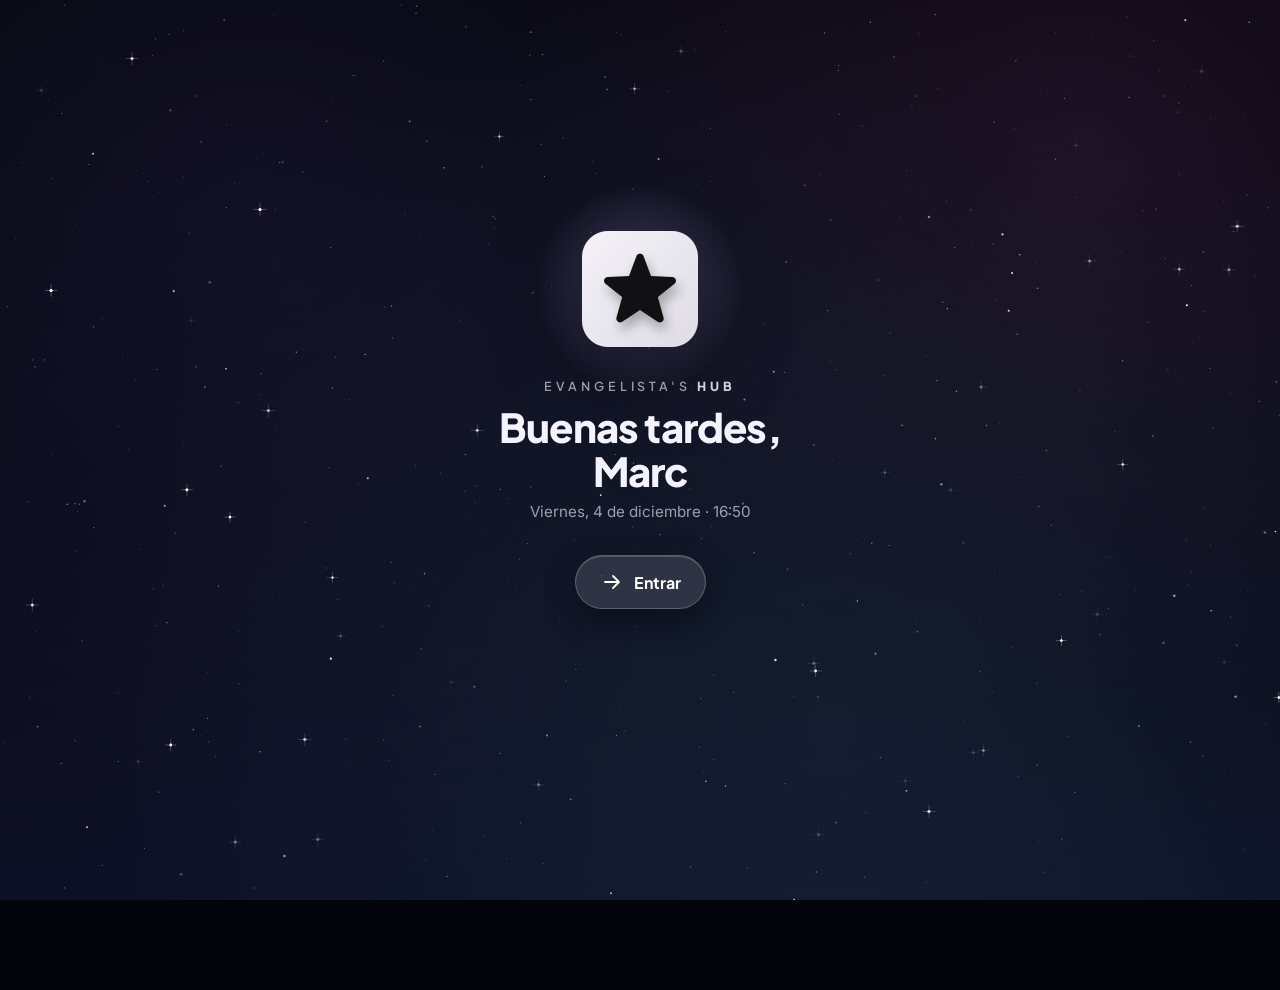
<file: index.html>
<!doctype html>
<html lang="es" class="bloqueado">
<head>
  <meta charset="utf-8">
  <meta name="viewport" content="width=device-width, initial-scale=1, viewport-fit=cover">
  <title>EVANGELISTA'S HUB</title>
  <meta name="description" content="Hub personal: inicio, calendario, fitness y finanzas.">
  <meta name="theme-color" content="#f4f2f8">
  <link rel="manifest" href="manifest.json">
  <link rel="icon" href="icons/icon-192.png?v=3" type="image/png">
  <link rel="apple-touch-icon" href="icons/apple-touch-icon.png?v=3">
  <meta name="apple-mobile-web-app-capable" content="yes">
  <meta name="mobile-web-app-capable" content="yes">
  <meta name="apple-mobile-web-app-title" content="HUB">
  <meta name="apple-mobile-web-app-status-bar-style" content="default">
  <link rel="preconnect" href="https://fonts.googleapis.com">
  <link rel="preconnect" href="https://fonts.gstatic.com" crossorigin>
  <link rel="stylesheet" href="https://fonts.googleapis.com/css2?family=Inter:wght@400;500;600;700&family=Nunito:wght@400;600;700;800&family=Plus+Jakarta+Sans:wght@500;600;700;800&display=swap">
  <link rel="stylesheet" href="css/tema.css">
  <link rel="stylesheet" href="css/estructura.css">
  <link rel="stylesheet" href="css/paneles.css">
  <link rel="stylesheet" href="css/graficos.css">
  <link rel="stylesheet" href="css/movimiento.css">
  <link rel="stylesheet" href="css/bienvenida.css">
  <link rel="stylesheet" href="css/notas.css">
</head>
<body>
  <!-- Fondo: animado (canvas), foto o liso -->
  <canvas id="fondo" class="fondo-animado" aria-hidden="true"></canvas>
  <div id="fondo-foto" class="fondo-foto" aria-hidden="true"></div>

  <!-- Bienvenida y desbloqueo con Touch ID / Face ID -->
  <div id="bienvenida" class="bienvenida" role="dialog" aria-modal="true" aria-labelledby="bv-hola">
    <div class="bv-centro">
      <div class="bv-logo" id="bv-logo"><img src="icons/icon-512.png?v=3" alt="" width="128" height="128"></div>
      <p class="bv-marca">EVANGELISTA'S <b>HUB</b></p>
      <h1 class="bv-hola" id="bv-hola">Hola</h1>
      <p class="bv-fecha" id="bv-fecha"></p>
      <div class="bv-acciones">
        <button type="button" class="bv-boton" id="bv-boton">Entrar</button>
        <button type="button" class="bv-enlace" id="bv-luego" hidden>Ahora no</button>
        <p class="bv-error" id="bv-error" role="status" hidden></p>
        <button type="button" class="bv-enlace" id="bv-otro" hidden>¿No funciona? Entra con tu cuenta de Google</button>
      </div>
    </div>
  </div>

  <!-- Cabecera en piezas sueltas -->
  <header class="cabecera">
    <a class="pieza marca cristal" href="#inicio" aria-label="Ir al inicio">
      <span class="marca-logo" aria-hidden="true"><svg viewBox="96 99 320 306" width="18" height="18"><path d="M256.0,116.0L293.0,215.0L398.7,219.6L315.9,285.5L344.2,387.4L256.0,329.0L167.8,387.4L196.1,285.5L113.3,219.6L219.0,215.0Z" fill="currentColor" stroke="currentColor" stroke-width="34" stroke-linejoin="round"/></svg></span>
      <span class="marca-nombre">EVANGELISTA'S <b>HUB</b></span>
    </a>
    <nav class="secciones" id="nav-principal" aria-label="Secciones"></nav>
    <div class="acciones">
      <button class="pieza buscador cristal" id="abrir-buscar" type="button" aria-label="Buscar">
        <span data-icono="buscar"></span><span class="buscador-texto">Buscar</span><kbd>⌘K</kbd>
      </button>
      <button class="pieza redonda cristal" id="abrir-notis" type="button" aria-label="Notificaciones">
        <span data-icono="campana"></span><span class="insignia" id="insignia" hidden></span>
      </button>
      <button class="pieza redonda cristal" id="abrir-ia" type="button" aria-label="Hablar con Elena">
        <span data-icono="chispa"></span>
      </button>
      <button class="pieza redonda cristal solo-escritorio" id="abrir-ajustes" type="button" aria-label="Ajustes" title="Ajustes">
        <span data-icono="ajustes"></span>
      </button>
      <button class="pieza perfil cristal" id="abrir-perfil" type="button" aria-label="Perfil">
        <span class="avatar" id="avatar-cabecera"></span><span class="perfil-nombre" id="nombre-cabecera"></span>
      </button>
    </div>
  </header>

  <main class="contenido">
    <div class="cabecera-pagina" id="cabecera-pagina">
      <p class="antetitulo" id="antetitulo"></p>
      <div class="fila-titulo">
        <h1 class="titulo-pagina" id="titulo-pagina"></h1>
        <div class="acciones-pagina" id="acciones-pagina"></div>
      </div>
      <nav class="subnav" id="subnav" aria-label="Subapartados"></nav>
    </div>
    <div class="vista" id="vista"></div>
  </main>

  <!-- Barra inferior (iPhone) -->
  <nav class="tabbar cristal" id="tabbar" aria-label="Secciones"></nav>

  <!-- Paneles -->
  <dialog class="hoja cristal" id="panel-ajustes" aria-labelledby="t-ajustes">
    <div class="hoja-cabecera"><h2 id="t-ajustes">Ajustes</h2><button class="cerrar" data-cerrar aria-label="Cerrar"></button></div>
    <div class="hoja-cuerpo" id="ajustes-cuerpo"></div>
  </dialog>

  <dialog class="hoja cristal" id="panel-perfil" aria-labelledby="t-perfil">
    <div class="hoja-cabecera"><h2 id="t-perfil">Perfil</h2><button class="cerrar" data-cerrar aria-label="Cerrar"></button></div>
    <div class="hoja-cuerpo" id="perfil-cuerpo"></div>
  </dialog>

  <dialog class="hoja cristal" id="panel-notis" aria-labelledby="t-notis">
    <div class="hoja-cabecera"><h2 id="t-notis">Notificaciones</h2><button class="cerrar" data-cerrar aria-label="Cerrar"></button></div>
    <div class="hoja-cuerpo" id="notis-cuerpo"></div>
  </dialog>

  <dialog class="hoja cristal hoja-ia" id="panel-ia" aria-labelledby="t-ia">
    <div class="hoja-cabecera"><h2 id="t-ia">Elena</h2><button class="cerrar" data-cerrar aria-label="Cerrar"></button></div>
    <div class="hoja-cuerpo" id="ia-cuerpo"></div>
  </dialog>

  <dialog class="buscador-panel cristal" id="panel-buscar" aria-label="Buscar">
    <div class="buscador-campo"><span data-icono="buscar"></span><input id="buscar-input" type="search" placeholder="Buscar secciones, ajustes…" autocomplete="off"><kbd>esc</kbd></div>
    <ul class="buscador-resultados" id="buscar-resultados" role="listbox"></ul>
  </dialog>

  <script type="module" src="js/app.js"></script>
</body>
</html>
</file>
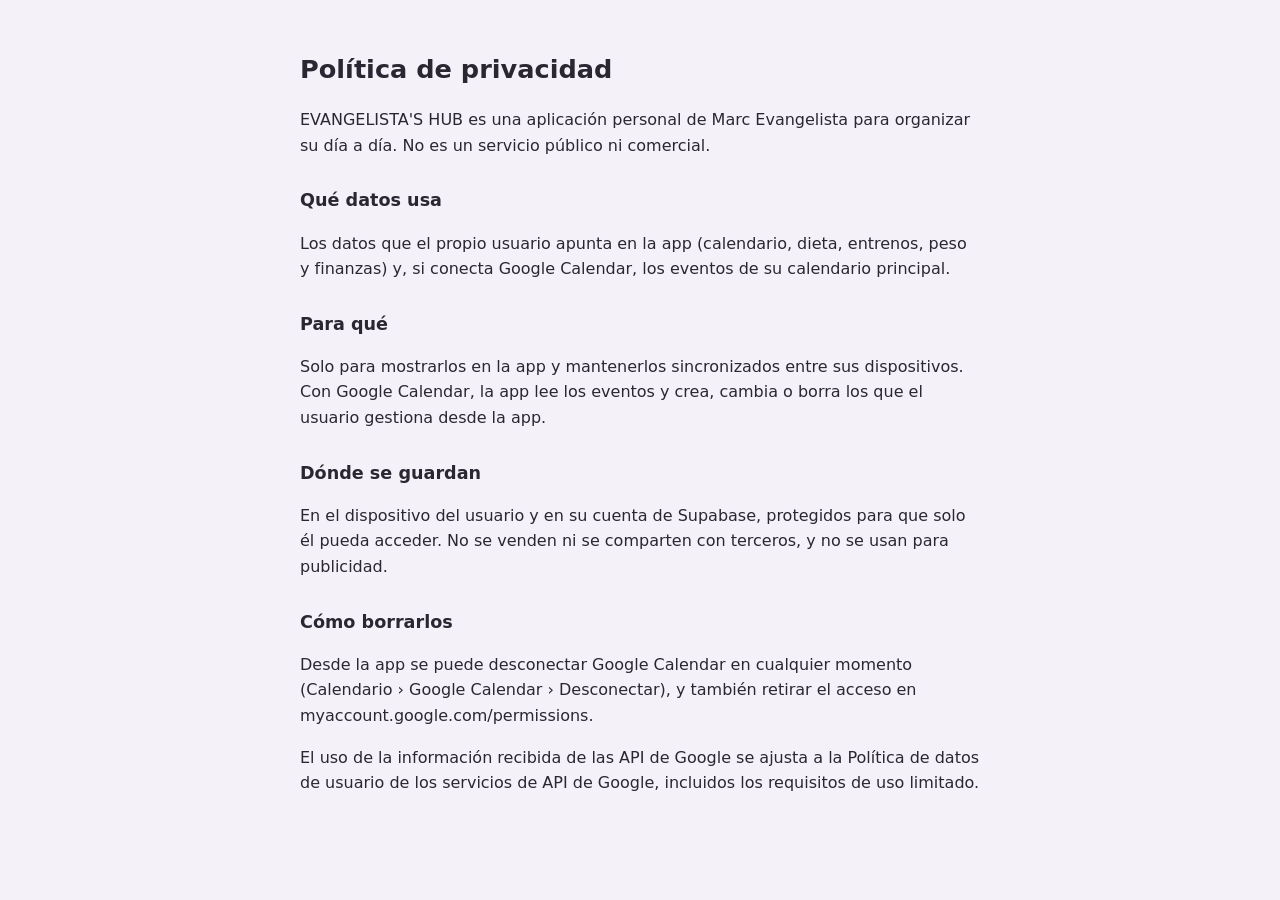
<file: privacidad.html>
<!doctype html>
<html lang="es">
<head>
<meta charset="utf-8">
<meta name="viewport" content="width=device-width, initial-scale=1">
<title>Privacidad · EVANGELISTA'S HUB</title>
<style>
  body { font-family: -apple-system, system-ui, sans-serif; max-width: 680px; margin: 0 auto; padding: 32px 16px; line-height: 1.6; color: #2a2733; background: #f4f2f8; }
  h1 { font-size: 1.6rem; } h2 { font-size: 1.1rem; margin-top: 28px; }
  @media (prefers-color-scheme: dark) { body { background: #16151d; color: #e9e6f2; } }
</style>
</head>
<body>
<h1>Política de privacidad</h1>
<p>EVANGELISTA'S HUB es una aplicación personal de Marc Evangelista para organizar su día a día. No es un servicio público ni comercial.</p>
<h2>Qué datos usa</h2>
<p>Los datos que el propio usuario apunta en la app (calendario, dieta, entrenos, peso y finanzas) y, si conecta Google Calendar, los eventos de su calendario principal.</p>
<h2>Para qué</h2>
<p>Solo para mostrarlos en la app y mantenerlos sincronizados entre sus dispositivos. Con Google Calendar, la app lee los eventos y crea, cambia o borra los que el usuario gestiona desde la app.</p>
<h2>Dónde se guardan</h2>
<p>En el dispositivo del usuario y en su cuenta de Supabase, protegidos para que solo él pueda acceder. No se venden ni se comparten con terceros, y no se usan para publicidad.</p>
<h2>Cómo borrarlos</h2>
<p>Desde la app se puede desconectar Google Calendar en cualquier momento (Calendario › Google Calendar › Desconectar), y también retirar el acceso en myaccount.google.com/permissions.</p>
<p>El uso de la información recibida de las API de Google se ajusta a la Política de datos de usuario de los servicios de API de Google, incluidos los requisitos de uso limitado.</p>
</body>
</html>
</file>
<file: css/tema.css>
/* =========================================================
   TEMA: colores, cristal y tipografía.
   El acento y el cristal los calcula js/ajustes.js a partir del
   color que elija el usuario (variables --acento*, --cristal...).
   ========================================================= */

:root {
  --bg: #f4f2f8;
  --texto: #232131;
  --suave: #6c6880;
  --tenue: #9a96ab;
  --linea: rgba(120, 110, 160, 0.14);

  /* Cristal (alfa y desenfoque los ajusta el usuario) */
  --cristal-rgb: 255, 255, 255;
  --cristal-alfa: 0.55;
  --cristal: rgba(var(--cristal-rgb), var(--cristal-alfa));
  --cristal-fuerte: rgba(var(--cristal-rgb), calc(var(--cristal-alfa) + 0.2));
  --cristal-borde: rgba(255, 255, 255, 0.75);
  --cristal-sombra: 0 10px 34px rgba(76, 64, 120, 0.10);
  --desenfoque: 24px;
  --brillo: rgba(255, 255, 255, 0.55);

  /* Acento (valores por defecto: lavanda) */
  --acento: hsl(256 70% 92%);
  --acento-f: hsl(256 40% 38%);
  --acento-m: hsl(256 60% 72%);

  /* Pasteles fijos para iconos de sección */
  --lavanda: #e3dcfa;  --lavanda-f: #5b4a9e;
  --menta: #d3f1e2;    --menta-f: #2f7a58;
  --melocoton: #fde2d1; --melocoton-f: #a2552a;
  --cielo: #d6e8f9;    --cielo-f: #2f6497;
  --rosa: #f9dce7;     --rosa-f: #9c3d63;
  --limon: #f6efc8;    --limon-f: #7c6a17;

  --radio-l: 26px;
  --radio-m: 20px;
  --radio-s: 14px;

  /* Tipografía: títulos y cuerpo de la misma familia visual */
  --f-titulo: "Plus Jakarta Sans", -apple-system, BlinkMacSystemFont, system-ui, sans-serif;
  --f-cuerpo: "Inter", -apple-system, BlinkMacSystemFont, system-ui, sans-serif;
  --escala: 1;

  color-scheme: light;
}

[data-fuente="apple"] {
  --f-titulo: -apple-system, BlinkMacSystemFont, "SF Pro Display", system-ui, sans-serif;
  --f-cuerpo: -apple-system, BlinkMacSystemFont, "SF Pro Text", system-ui, sans-serif;
}
[data-fuente="redondeada"] {
  --f-titulo: "Nunito", system-ui, sans-serif;
  --f-cuerpo: "Nunito", system-ui, sans-serif;
}

[data-modo="oscuro"] {
  --bg: #16151d;
  --texto: #f1eff8;
  --suave: #aaa6bb;
  --tenue: #7d798f;
  --linea: rgba(255, 255, 255, 0.08);
  --cristal-rgb: 40, 38, 54;
  --cristal-borde: rgba(255, 255, 255, 0.09);
  --cristal-sombra: 0 10px 34px rgba(0, 0, 0, 0.35);
  --brillo: rgba(255, 255, 255, 0.08);
  --lavanda: #3b3554; --lavanda-f: #cfc4f7;
  --menta: #2c4439;   --menta-f: #b4e6cc;
  --melocoton: #4a372f; --melocoton-f: #f6c9ad;
  --cielo: #2c3d52;   --cielo-f: #b9d6f3;
  --rosa: #4a3140;    --rosa-f: #f3bfd3;
  --limon: #45402a;   --limon-f: #eee0a0;
  color-scheme: dark;
}

[data-texto="grande"] { --escala: 1.1; }

/* ---------- Superficie de cristal ---------- */
.cristal {
  background: var(--cristal);
  border: 1px solid var(--cristal-borde);
  box-shadow: var(--cristal-sombra);
  -webkit-backdrop-filter: blur(var(--desenfoque)) saturate(160%);
  backdrop-filter: blur(var(--desenfoque)) saturate(160%);
}

/* ---------- Base ---------- */
* { box-sizing: border-box; }
html { font-size: calc(16px * var(--escala)); }
html, body { margin: 0; }
body {
  background: var(--bg);
  color: var(--texto);
  font-family: var(--f-cuerpo);
  line-height: 1.45;
  min-height: 100dvh;
  -webkit-font-smoothing: antialiased;
  -webkit-tap-highlight-color: transparent;
}
button, input, select, textarea { font: inherit; color: inherit; }
button { cursor: pointer; }
h1, h2, h3, h4 { font-family: var(--f-titulo); letter-spacing: -0.015em; margin: 0; font-weight: 700; }
kbd { font-family: var(--f-cuerpo); font-size: 0.72rem; padding: 2px 6px; border-radius: 6px; background: var(--linea); color: var(--suave); }
svg { display: block; }
[hidden] { display: none !important; }

/* ---------- Fondos ---------- */
.fondo-animado, .fondo-foto { position: fixed; inset: 0; z-index: -1; width: 100%; height: 100%; }
.fondo-foto { display: none; background-size: cover; background-position: center; }
[data-fondo="foto"] .fondo-foto { display: block; }
[data-fondo="foto"] .fondo-animado, [data-fondo="liso"] .fondo-animado { display: none; }

@media (prefers-reduced-transparency: reduce) {
  .cristal { background: var(--cristal-fuerte); backdrop-filter: none; -webkit-backdrop-filter: none; }
}

/* Cristal más frío y algo más marcado sobre el cielo estrellado */
[data-fondo="estrellas"] {
  --bg: #04050b;
  --cristal-rgb: 26, 28, 48;
  --cristal-borde: rgba(255, 255, 255, 0.12);
  --cristal-sombra: 0 10px 34px rgba(0, 0, 0, 0.55);
}
</file>
<file: css/estructura.css>
/* =========================================================
   ESTRUCTURA: cabecera en piezas, contenido y tarjetas.
   ========================================================= */

/* ---------- Cabecera: piezas de cristal separadas ---------- */
.cabecera {
  position: sticky; top: 0; z-index: 20;
  display: flex; align-items: center; gap: 12px;
  max-width: 1320px; margin: 0 auto; padding: 14px 20px;
}
.pieza {
  height: 48px; border-radius: 999px; display: inline-flex; align-items: center; gap: 8px;
  padding: 0 16px; color: var(--texto); text-decoration: none; border: 1px solid var(--cristal-borde);
  font-weight: 600; font-size: 0.92rem; white-space: nowrap;
  transition: transform .25s cubic-bezier(.2,.8,.2,1), background .25s, color .25s, box-shadow .25s;
}
.pieza:hover { transform: translateY(-1px); }
.pieza:active { transform: scale(.96); }
.pieza svg { width: 19px; height: 19px; }
.redonda { width: 48px; padding: 0; justify-content: center; position: relative; }

.marca { padding: 0 16px 0 6px; }
.marca-logo {
  width: 36px; height: 36px; border-radius: 50%; display: grid; place-items: center;
  background: linear-gradient(135deg, #f5f4f8, #dedbe6);
  color: #111114; box-shadow: 0 3px 8px rgba(0,0,0,.18); font-family: var(--f-titulo); font-weight: 800;
}
.marca-nombre { font-family: var(--f-titulo); font-weight: 600; letter-spacing: 0.03em; font-size: 0.88rem; }
.marca-nombre b { font-weight: 800; }

.secciones { flex: 1; display: flex; justify-content: center; gap: 8px; }
.nav-enlace { color: var(--suave); }
.nav-enlace:hover { color: var(--texto); }
.nav-enlace.activo { background: var(--acento); color: var(--acento-f); border-color: transparent; box-shadow: 0 6px 20px color-mix(in srgb, var(--acento-m) 35%, transparent); }

.acciones { display: flex; align-items: center; gap: 8px; }
.buscador { color: var(--suave); min-width: 180px; }
.buscador-texto { flex: 1; text-align: left; font-weight: 500; }
.insignia {
  position: absolute; top: 9px; right: 10px; min-width: 9px; height: 9px; border-radius: 999px;
  background: var(--rosa-f); box-shadow: 0 0 0 2px var(--cristal-fuerte);
}
.perfil { padding: 0 14px 0 5px; }
.avatar {
  width: 38px; height: 38px; border-radius: 50%; flex: none; overflow: hidden;
  display: grid; place-items: center; background: var(--acento); color: var(--acento-f);
  font-family: var(--f-titulo); font-weight: 700; font-size: 0.9rem;
}
.avatar img { width: 100%; height: 100%; object-fit: cover; }

/* ---------- Contenido ---------- */
.contenido { max-width: 1320px; margin: 0 auto; padding: 18px 20px 56px; }
.antetitulo { margin: 0 0 2px; color: var(--suave); font-weight: 500; font-size: 0.95rem; }
.titulo-pagina { font-size: clamp(1.7rem, 3vw, 2.25rem); line-height: 1.15; font-weight: 700; }

.subnav { display: flex; gap: 8px; margin: 16px 0 0; overflow-x: auto; scrollbar-width: none; }
.subnav::-webkit-scrollbar { display: none; }
.subnav:empty { display: none; }
.sub-enlace {
  flex: none; padding: 8px 16px; border-radius: 999px; text-decoration: none;
  color: var(--suave); font-weight: 600; font-size: 0.88rem;
  background: var(--cristal); border: 1px solid var(--cristal-borde);
  -webkit-backdrop-filter: blur(12px); backdrop-filter: blur(12px);
  transition: background .25s, color .25s;
}
.sub-enlace.activo { background: var(--acento); color: var(--acento-f); border-color: transparent; }

.vista { margin-top: 22px; }

/* ---------- Tarjetas ---------- */
.rejilla { display: grid; grid-template-columns: repeat(12, 1fr); gap: 16px; }
.tarjeta {
  position: relative; overflow: hidden; isolation: isolate;
  grid-column: span 4; border-radius: var(--radio-l); padding: 20px; min-height: 170px;
  display: flex; flex-direction: column; gap: 10px;
  transition: transform .35s cubic-bezier(.2,.8,.2,1), box-shadow .35s;
}
.tarjeta:hover { transform: translateY(-3px); box-shadow: 0 16px 40px rgba(76, 64, 120, 0.14); }
/* Luz que sigue al cursor dentro de la tarjeta */
.tarjeta::before {
  content: ""; position: absolute; inset: 0; z-index: -1; pointer-events: none;
  background: radial-gradient(360px circle at var(--mx, 50%) var(--my, 50%), var(--brillo), transparent 45%);
  opacity: 0; transition: opacity .3s;
}
.tarjeta:hover::before { opacity: 1; }
.tarjeta.ancho-2 { grid-column: span 8; }
.tarjeta.ancho-3 { grid-column: span 12; }
.tarjeta.ancho-mitad { grid-column: span 6; }
.tarjeta-cabecera { display: flex; align-items: center; gap: 12px; }
.tarjeta-icono { width: 38px; height: 38px; border-radius: 12px; display: grid; place-items: center; flex: none; }
.tarjeta-icono svg { width: 19px; height: 19px; }
.tarjeta h3 { font-size: 1.05rem; flex: 1; }
.tarjeta p { margin: 0; color: var(--suave); font-size: 0.94rem; }
.chip { font-size: 0.72rem; font-weight: 600; padding: 4px 10px; border-radius: 999px; background: var(--acento); color: var(--acento-f); white-space: nowrap; }

.esqueleto { display: flex; flex-direction: column; gap: 9px; margin-top: auto; }
.esqueleto span { height: 10px; border-radius: 999px; background: var(--linea); overflow: hidden; position: relative; }
.esqueleto span:nth-child(2) { width: 72%; }
.esqueleto span:nth-child(3) { width: 46%; }

.c-lavanda   { background: var(--lavanda);   color: var(--lavanda-f); }
.c-menta     { background: var(--menta);     color: var(--menta-f); }
.c-melocoton { background: var(--melocoton); color: var(--melocoton-f); }
.c-cielo     { background: var(--cielo);     color: var(--cielo-f); }
.c-rosa      { background: var(--rosa);      color: var(--rosa-f); }
.c-limon     { background: var(--limon);     color: var(--limon-f); }

/* Barra de progreso reutilizable (se rellena de forma progresiva) */
.progreso { height: 10px; border-radius: 999px; background: var(--linea); overflow: hidden; }
.progreso > i { display: block; height: 100%; border-radius: inherit; background: var(--acento-m); transform-origin: left; }

.tabbar { display: none; }

/* ---------- Pantallas medianas ---------- */
@media (max-width: 1180px) {
  .marca-nombre, .perfil-nombre, .buscador-texto, .buscador kbd { display: none; }
  .marca { padding: 0 6px; width: 48px; justify-content: center; }
  .buscador { min-width: 0; width: 48px; padding: 0; justify-content: center; }
  .perfil { padding: 0; width: 48px; justify-content: center; }
}
@media (max-width: 1000px) {
  .tarjeta, .tarjeta.ancho-mitad { grid-column: span 6; }
  .tarjeta.ancho-2 { grid-column: span 12; }
  .nav-enlace span { display: none; }
  .nav-enlace { width: 48px; padding: 0; justify-content: center; }
}

/* ---------- iPhone ---------- */
@media (max-width: 720px) {
  html { font-size: calc(15px * var(--escala)); }
  .solo-escritorio, .secciones { display: none; }
  .cabecera { padding: calc(8px + env(safe-area-inset-top)) 16px 8px; justify-content: space-between; }
  .pieza { height: 40px; }
  .redonda, .buscador, .perfil, .marca { width: 40px; }
  .marca-logo { width: 32px; height: 32px; font-size: 0.85rem; }
  .avatar { width: 32px; height: 32px; font-size: 0.78rem; }
  .pieza svg { width: 18px; height: 18px; }
  .insignia { top: 7px; right: 8px; }
  .acciones { gap: 6px; }

  .contenido { padding: 8px 16px calc(96px + env(safe-area-inset-bottom)); }
  .antetitulo { font-size: 0.85rem; }
  .titulo-pagina { font-size: 1.55rem; }
  .subnav { margin: 12px -16px 0; padding: 0 16px; }
  .sub-enlace { padding: 6px 13px; font-size: 0.82rem; }
  .vista { margin-top: 16px; }

  .rejilla { gap: 10px; }
  .tarjeta, .tarjeta.ancho-2, .tarjeta.ancho-mitad, .tarjeta.ancho-3 { grid-column: span 12; min-height: 0; }
  .tarjeta { padding: 14px 16px; border-radius: var(--radio-m); gap: 8px; }
  .tarjeta-icono { width: 32px; height: 32px; border-radius: 10px; }
  .tarjeta-icono svg { width: 16px; height: 16px; }
  .tarjeta h3 { font-size: 0.98rem; }
  .tarjeta p { font-size: 0.86rem; }
  .chip { font-size: 0.66rem; padding: 3px 8px; }
  .esqueleto { gap: 7px; margin-top: 4px; }
  .esqueleto span { height: 7px; }
  .esqueleto span:nth-child(3) { display: none; }

  .tabbar {
    display: flex; position: fixed; z-index: 20;
    left: 50%; transform: translateX(-50%); width: min(380px, calc(100% - 32px));
    bottom: calc(10px + env(safe-area-inset-bottom));
    padding: 5px; border-radius: 999px; justify-content: space-between;
  }
  .tab {
    flex: 1; display: flex; flex-direction: column; align-items: center; gap: 1px;
    padding: 6px 2px; border-radius: 999px; text-decoration: none;
    color: var(--tenue); font-size: 0.62rem; font-weight: 600;
    transition: background .3s, color .3s;
  }
  .tab svg { width: 20px; height: 20px; }
  .tab.activo { color: var(--acento-f); background: var(--acento); }
}

/* ---------- Fila de título con acciones de página ---------- */
.fila-titulo { display: flex; align-items: flex-end; justify-content: space-between; gap: 12px; }
.acciones-pagina { display: flex; gap: 8px; flex-wrap: wrap; justify-content: flex-end; }
.acciones-pagina:empty { display: none; }

/* ---------- Widgets: tamaños (columnas de 12) ---------- */
.tarjeta { container-type: inline-size; }
.rejilla { grid-auto-flow: dense; }
.tarjeta.w-s { grid-column: span 3; }
.tarjeta.w-m { grid-column: span 4; }
.tarjeta.w-l { grid-column: span 6; }
.tarjeta.w-xl { grid-column: span 8; }
.tarjeta.w-full { grid-column: span 12; }
.tarjeta.w-s { aspect-ratio: 1; min-height: 0; }
@media (max-width: 1000px) {
  .tarjeta.w-s { grid-column: span 4; }
  .tarjeta.w-m, .tarjeta.w-l { grid-column: span 6; }
  .tarjeta.w-xl, .tarjeta.w-full { grid-column: span 12; }
}
@media (max-width: 720px) {
  .tarjeta.w-s { grid-column: span 6; aspect-ratio: 1; }
  .tarjeta.w-m, .tarjeta.w-l, .tarjeta.w-xl, .tarjeta.w-full { grid-column: span 12; }
  .fila-titulo { align-items: center; }
}
/* En widgets pequeños se oculta lo secundario */
@container (max-width: 300px) {
  .tarjeta .etq, .tarjeta .tarjeta-pie, .tarjeta .enlace, .tarjeta .g-leyenda, .tarjeta .anillo-item:nth-child(n+2) { display: none; }
  .tarjeta .lista-d li:nth-child(n+4), .tarjeta .evento:nth-child(n+3) { display: none; }
  .tarjeta .fila-cifras { grid-template-columns: 1fr; }
  .tarjeta .mini:nth-child(n+2) { display: none; }
  .tarjeta .cifra { font-size: 1.4rem; }
}

/* Modo edición: tarjetas que tiemblan como en iOS */
@keyframes temblar { 0%, 100% { transform: rotate(-0.4deg); } 50% { transform: rotate(0.4deg); } }
.editando .tarjeta { animation: temblar .35s ease-in-out infinite; cursor: grab; outline: 2px dashed color-mix(in srgb, var(--acento-f) 40%, transparent); outline-offset: -2px; }
.editando .tarjeta:nth-child(2n) { animation-delay: -.17s; }
.editando .tarjeta > :not(.w-barra) { pointer-events: none; }
.w-arrastrando { opacity: .4; }
.w-barra {
  position: absolute; left: 50%; bottom: 10px; transform: translateX(-50%); z-index: 5;
  display: flex; align-items: center; gap: 4px; padding: 4px; border-radius: 999px;
  background: var(--cristal-fuerte); border: 1px solid var(--cristal-borde); box-shadow: var(--cristal-sombra);
  -webkit-backdrop-filter: blur(16px); backdrop-filter: blur(16px);
}
.w-barra button { border: 0; background: transparent; border-radius: 999px; padding: 6px 9px; font-size: 0.72rem; font-weight: 700; color: var(--suave); }
.w-barra button.activo { background: var(--acento); color: var(--acento-f); }
.w-tamanos { display: flex; gap: 2px; }
</file>
<file: css/paneles.css>
/* =========================================================
   PANELES: hojas laterales (Mac) / inferiores (iPhone) y buscador.
   ========================================================= */

dialog { color: var(--texto); padding: 0; }
dialog::backdrop { background: rgba(30, 25, 50, 0.22); -webkit-backdrop-filter: blur(3px); backdrop-filter: blur(3px); }

.hoja {
  position: fixed; margin: 0; inset: 14px 14px 14px auto; height: auto; max-height: none;
  width: min(420px, calc(100vw - 28px)); max-width: none; border-radius: var(--radio-l);
  background: var(--cristal-fuerte); display: none; flex-direction: column;
}
.hoja[open] { display: flex; }
.hoja-cabecera { display: flex; align-items: center; justify-content: space-between; padding: 20px 20px 8px; }
.hoja-cabecera h2 { font-size: 1.35rem; }
.hoja-cuerpo { padding: 4px 20px 24px; overflow-y: auto; flex: 1; }
.cerrar { width: 36px; height: 36px; border-radius: 50%; border: 1px solid var(--cristal-borde); background: var(--cristal); display: grid; place-items: center; color: var(--suave); }
.cerrar svg { width: 16px; height: 16px; }

/* Bloques de ajuste */
.grupo { padding: 16px 0; border-top: 1px solid var(--linea); }
.grupo:first-child { border-top: 0; padding-top: 4px; }
.grupo-titulo { font-family: var(--f-titulo); font-weight: 700; font-size: 0.95rem; margin: 0 0 10px; display: flex; justify-content: space-between; align-items: center; }
.grupo-titulo small { font-family: var(--f-cuerpo); font-weight: 500; color: var(--tenue); font-size: 0.8rem; }
.fila { display: flex; align-items: center; gap: 10px; margin-top: 10px; }
.fila label, .etiqueta { font-size: 0.82rem; color: var(--suave); min-width: 86px; }
.fila input[type=range] { flex: 1; }
.nota { font-size: 0.8rem; color: var(--tenue); margin: 8px 0 0; }

.segmentado { display: flex; padding: 4px; gap: 4px; border-radius: 999px; background: var(--linea); }
.segmentado button { flex: 1; border: 0; background: transparent; padding: 8px 8px; border-radius: 999px; font-weight: 600; font-size: 0.85rem; color: var(--suave); transition: background .25s, color .25s; }
.segmentado button.activo { background: var(--cristal-fuerte); color: var(--texto); box-shadow: 0 2px 8px rgba(0,0,0,0.08); }

.muestras { display: flex; gap: 10px; flex-wrap: wrap; }
.muestra { width: 34px; height: 34px; border-radius: 50%; border: 0; outline: 2px solid transparent; outline-offset: 2px; transition: transform .2s; }
.muestra:hover { transform: scale(1.1); }
.muestra.activo { outline-color: var(--texto); }

/* Selector de color grande */
.lienzo-color { display: block; position: relative; width: 100%; height: 64px; border-radius: var(--radio-s); overflow: hidden; margin-top: 12px; border: 1px solid var(--cristal-borde); }
.lienzo-color input { position: absolute; inset: -10px; width: calc(100% + 20px); height: calc(100% + 20px); border: 0; padding: 0; cursor: pointer; opacity: 0; }
.lienzo-color span { position: absolute; inset: 0; display: grid; place-items: center; font-size: 0.82rem; font-weight: 600; pointer-events: none; }

input[type=range] { -webkit-appearance: none; appearance: none; height: 14px; border-radius: 999px; background: var(--linea); outline: none; }
input[type=range]::-webkit-slider-thumb { -webkit-appearance: none; width: 22px; height: 22px; border-radius: 50%; background: #fff; border: 1px solid rgba(0,0,0,.08); box-shadow: 0 2px 6px rgba(0,0,0,.2); cursor: pointer; }
input[type=range]::-moz-range-thumb { width: 22px; height: 22px; border-radius: 50%; background: #fff; border: 1px solid rgba(0,0,0,.08); box-shadow: 0 2px 6px rgba(0,0,0,.2); cursor: pointer; }
.r-tono { background: linear-gradient(90deg, hsl(0 70% 75%), hsl(60 70% 75%), hsl(120 70% 75%), hsl(180 70% 75%), hsl(240 70% 75%), hsl(300 70% 75%), hsl(360 70% 75%)) !important; }

.campos { display: grid; grid-template-columns: 1.4fr 1fr 1fr 1fr; gap: 6px; margin-top: 12px; }
.campos label { display: flex; flex-direction: column; gap: 3px; font-size: 0.7rem; color: var(--tenue); font-weight: 600; }
.campo, .campos input {
  width: 100%; min-width: 0; padding: 8px 10px; border-radius: 10px; border: 1px solid var(--linea);
  background: var(--cristal); font-size: 0.85rem; font-variant-numeric: tabular-nums;
}
.boton {
  display: inline-flex; align-items: center; justify-content: center; gap: 8px;
  padding: 10px 16px; border-radius: 999px; border: 1px solid var(--cristal-borde);
  background: var(--cristal); font-weight: 600; font-size: 0.88rem; color: var(--texto);
}
.boton.primario { background: var(--acento); color: var(--acento-f); border-color: transparent; }
.boton:disabled { opacity: .5; cursor: not-allowed; }
.boton svg { width: 18px; height: 18px; }
.botones { display: flex; flex-wrap: wrap; gap: 8px; }
.boton.ancho { width: 100%; }

/* Perfil */
.perfil-cabecera { display: flex; flex-direction: column; align-items: center; gap: 12px; padding: 8px 0 16px; }
.avatar-grande { width: 104px; height: 104px; font-size: 2rem; box-shadow: 0 8px 24px rgba(76, 64, 120, 0.18); }

/* Notificaciones y vacíos */
.vacio { text-align: center; color: var(--tenue); padding: 40px 16px; }
.vacio svg { width: 36px; height: 36px; margin: 0 auto 10px; opacity: .6; }

/* IA */
.hoja-ia .hoja-cuerpo { display: flex; flex-direction: column; }
.chat { flex: 1; display: flex; flex-direction: column; gap: 10px; }
.burbuja { max-width: 88%; padding: 10px 14px; border-radius: 18px; font-size: 0.9rem; background: var(--cristal); border: 1px solid var(--linea); }
.burbuja.claude { border-bottom-left-radius: 6px; }
.chat-entrada { display: flex; gap: 8px; margin-top: 16px; }
.chat-entrada input { flex: 1; padding: 12px 14px; border-radius: 999px; border: 1px solid var(--linea); background: var(--cristal); }

/* Buscador estilo Spotlight */
.buscador-panel {
  margin: 12vh auto auto; width: min(620px, calc(100vw - 32px)); border-radius: var(--radio-l);
  background: var(--cristal-fuerte); overflow: hidden;
}
.buscador-campo { display: flex; align-items: center; gap: 10px; padding: 16px 18px; border-bottom: 1px solid var(--linea); }
.buscador-campo svg { width: 20px; height: 20px; color: var(--tenue); }
.buscador-campo input { flex: 1; border: 0; background: transparent; outline: none; font-size: 1.05rem; }
.buscador-resultados { list-style: none; margin: 0; padding: 8px; max-height: 50vh; overflow-y: auto; }
.buscador-resultados li a { display: flex; align-items: center; gap: 12px; padding: 10px 12px; border-radius: 14px; text-decoration: none; color: var(--texto); }
.buscador-resultados li a small { color: var(--tenue); margin-left: auto; font-size: 0.78rem; }
.buscador-resultados li.activo a, .buscador-resultados li a:hover { background: var(--acento); color: var(--acento-f); }
.buscador-resultados .tarjeta-icono { width: 32px; height: 32px; border-radius: 10px; }

/* iPhone: hojas que suben desde abajo */
@media (max-width: 720px) {
  .hoja { inset: auto 0 0 0; width: 100%; max-height: 88dvh; border-radius: var(--radio-l) var(--radio-l) 0 0; padding-bottom: env(safe-area-inset-bottom); }
  .hoja::before { content: ""; width: 38px; height: 5px; border-radius: 999px; background: var(--linea); margin: 8px auto 0; flex: none; }
  .hoja-cabecera { padding-top: 10px; }
  .buscador-panel { margin-top: calc(10px + env(safe-area-inset-top)); }
  .buscador-campo kbd { display: none; }
}
.fila-correo { display: flex; gap: 8px; margin-top: 10px; }
.fila-correo .campo { flex: 1; min-width: 0; }
.burbuja.yo { align-self: flex-end; border-bottom-right-radius: 6px; background: color-mix(in srgb, var(--acento-m) 35%, var(--cristal)); }
.burbuja.escribiendo { opacity: .6; }
.chat { overflow-y: auto; }
.form-cuenta { display: flex; flex-direction: column; gap: 8px; }
.form-cuenta .botones { display: flex; gap: 8px; }
.form-cuenta .botones .boton { flex: 1; justify-content: center; }
.enlace-boton { border: 0; background: none; padding: 4px 0; font: inherit; font-size: .82rem; color: var(--acento-f); cursor: pointer; text-align: left; }
.form-cuenta.resaltado { padding: 12px; border-radius: 14px; background: color-mix(in srgb, var(--acento-m) 18%, transparent); }

/* ---------- Elena ---------- */
.elena-acciones { align-self: stretch; padding: 12px; border-radius: 18px; border: 1px solid var(--linea); background: var(--cristal); }
.elena-acciones ul { list-style: none; margin: 0; padding: 0; display: grid; gap: 8px; }
.elena-acciones li { display: flex; align-items: center; gap: 10px; }
.elena-acciones li .tarjeta-icono { width: 30px; height: 30px; flex: none; }
.elena-acciones li div { display: flex; flex-direction: column; min-width: 0; }
.elena-acciones li small { color: var(--suave); font-size: .8rem; }
.elena-acciones .botones { margin-top: 10px; display: flex; gap: 8px; }
.elena-acciones.descartado { opacity: .55; }
.elena-acciones .aviso-ok, .elena-acciones .nota { margin: 8px 0 0; }
.elena-sugerencias { margin-top: 4px; }
.elena-sugerencias .chip-opcion { text-align: left; }
.chat-entrada .boton-icono { flex: none; width: 44px; padding: 0; display: grid; place-items: center; }
.chat-entrada .boton-icono.escuchando { background: var(--rosa-f); color: #fff; animation: latido 1.2s ease-in-out infinite; }
@keyframes latido { 50% { transform: scale(1.08); } }
a.boton { text-decoration: none; }
.aviso-flotante { position: fixed; left: 50%; bottom: 96px; transform: translateX(-50%); z-index: 50; padding: 12px 18px; border-radius: 16px; font-size: .9rem; font-weight: 600; max-width: calc(100% - 32px); animation: entrar .4s var(--curva) both; }

/* ---------- Correos en Inicio ---------- */
.lista-correos { list-style: none; margin: 0; padding: 0; display: grid; gap: 6px; }
.lista-correos li { animation: entrar .5s var(--curva) both; animation-delay: calc(200ms + var(--j, 0) * 50ms); }
.lista-correos a { display: flex; gap: 12px; align-items: flex-start; padding: 10px 12px; border-radius: 14px; color: inherit; text-decoration: none; transition: background .2s; }
.lista-correos a:hover { background: var(--brillo); }
.correo-avatar { flex: none; width: 34px; height: 34px; border-radius: 50%; display: grid; place-items: center; font-weight: 800; font-family: var(--f-titulo); background: var(--rosa); color: var(--rosa-f); }
.correo-texto { min-width: 0; flex: 1; display: grid; gap: 1px; }
.correo-linea { display: flex; justify-content: space-between; gap: 8px; }
.correo-linea b { font-weight: 600; overflow: hidden; text-overflow: ellipsis; white-space: nowrap; }
.correo-linea small { color: var(--tenue); white-space: nowrap; }
.correo-asunto, .correo-frag { overflow: hidden; text-overflow: ellipsis; white-space: nowrap; }
.correo-frag { color: var(--suave); font-size: .86rem; }
.no-leido .correo-linea b, .no-leido .correo-asunto { font-weight: 800; }
.no-leido .correo-avatar { box-shadow: 0 0 0 2px var(--rosa-f); }
.tarjeta-pie button.enlace { background: none; border: 0; padding: 0; cursor: pointer; font: inherit; }
.correo-avatar.outlook { background: var(--cielo); color: var(--cielo-f); }

/* ---------- Atajos ---------- */
.atajo-codigo { display: grid; gap: 8px; padding: 12px; border-radius: 14px; background: var(--brillo); margin: 8px 0; }
.atajo-codigo code, .atajo-guia code { font-size: .8rem; word-break: break-all; background: var(--linea); padding: 2px 6px; border-radius: 6px; }
.atajo-guia { margin-top: 10px; font-size: .9rem; }
.atajo-guia summary { cursor: pointer; font-weight: 600; padding: 6px 0; }
.atajo-guia ol { margin: 6px 0 0; padding-left: 20px; display: grid; gap: 8px; color: var(--suave); }
.atajo-guia .boton { padding: 4px 10px; font-size: .78rem; }
.fila-saldo { display: flex; justify-content: space-between; gap: 12px; padding: 8px 0; border-bottom: 1px solid var(--borde, rgba(255,255,255,.08)); font-size: .95rem; }
.fila-saldo b { font-variant-numeric: tabular-nums; }
.banco-fila .nota { margin: 8px 0; }
</file>
<file: css/graficos.css>
/* =========================================================
   GRÁFICOS Y PIEZAS DE DATOS
   ========================================================= */

.cifra { font-family: var(--f-titulo); font-size: 2rem; font-weight: 700; letter-spacing: -0.02em; line-height: 1.1; }
.cifra small { font-size: 0.9rem; color: var(--suave); font-weight: 500; margin-left: 6px; letter-spacing: 0; }
.cifra-sub { font-size: 0.85rem; color: var(--suave); }
.sube { color: var(--menta-f); font-weight: 600; }
.baja { color: var(--rosa-f); font-weight: 600; }
.contador { font-variant-numeric: tabular-nums; }
.fila-cifras { display: grid; grid-template-columns: repeat(auto-fit, minmax(110px, 1fr)); gap: 10px; }
.mini { padding: 12px; border-radius: var(--radio-s); background: var(--linea); }
.mini .cifra { font-size: 1.3rem; }
.mini p { margin: 2px 0 0 !important; font-size: 0.8rem !important; }
.tarjeta-pie { margin-top: auto; display: flex; justify-content: space-between; align-items: center; font-size: 0.82rem; color: var(--suave); }
.enlace { color: var(--acento-f); font-weight: 600; text-decoration: none; font-size: 0.85rem; }
.marca-demo { display: inline-flex; align-items: center; gap: 6px; font-size: 0.75rem; font-weight: 600; padding: 4px 10px; border-radius: 999px; background: var(--limon); color: var(--limon-f); margin-left: 10px; vertical-align: middle; }

/* Barras verticales */
.g-barras { display: flex; align-items: flex-end; gap: 8px; height: 170px; margin-top: 6px; }
.g-col { flex: 1; height: 100%; display: flex; flex-direction: column; align-items: center; gap: 6px; }
.g-pista { flex: 1; width: 100%; max-width: 46px; display: flex; align-items: flex-end; }
.g-pista i { position: relative; display: block; width: 100%; border-radius: 999px; background: color-mix(in srgb, var(--acento-m) 30%, transparent); transform-origin: bottom; animation: crecer-v .9s var(--curva) both; animation-delay: calc(250ms + var(--i) * 70ms); min-height: 14px; }
.g-col.destacada .g-pista i { box-shadow: 0 6px 18px color-mix(in srgb, var(--acento-m) 40%, transparent); }
.g-pista b { position: absolute; top: -26px; left: 50%; transform: translateX(-50%); font-size: 0.72rem; font-weight: 600; padding: 2px 8px; border-radius: 999px; background: var(--acento); color: var(--acento-f); white-space: nowrap; opacity: 0; transition: opacity .2s; }
.g-col.destacada b, .g-col:hover b { opacity: 1; }
.g-col span { font-size: 0.75rem; color: var(--tenue); }
@keyframes crecer-v { from { transform: scaleY(0); } }

/* Línea */
.g-linea { position: relative; height: 150px; margin-top: 6px; padding-bottom: 22px; }
.g-linea svg { width: 100%; height: 100%; overflow: visible; }
.g-trazo { fill: none; stroke-width: 2.5; stroke-linecap: round; stroke-dasharray: 1; stroke-dashoffset: 0; animation: dibujar 1.6s var(--curva) both .3s; }
.g-area { animation: aparecer 1s ease both .9s; }
.g-punto { position: absolute; width: 12px; height: 12px; border-radius: 50%; transform: translate(-50%, -50%); margin-top: -11px; box-shadow: 0 0 0 4px var(--cristal-fuerte); animation: aparecer .4s ease both 1.7s; }
.g-ejes { position: absolute; left: 0; right: 0; bottom: 0; display: flex; justify-content: space-between; font-size: 0.72rem; color: var(--tenue); }
@keyframes dibujar { from { stroke-dashoffset: 1; } }

/* Donut y anillos */
.g-fondo-aro { fill: none; stroke: var(--linea); stroke-width: 5; }
.g-seg { fill: none; stroke-width: 5; stroke-linecap: round; transform: rotate(-90deg); transform-origin: center; animation: arco 1.2s var(--curva) both; animation-delay: calc(250ms + var(--i, 0) * 120ms); }
@keyframes arco { from { stroke-dasharray: 0 100; } }
.g-donut { display: flex; align-items: center; gap: 18px; }
.g-donut-graf, .g-anillo { position: relative; flex: none; }
.g-donut-graf { width: 150px; height: 150px; }
.g-donut-graf svg, .g-anillo svg { width: 100%; height: 100%; }
.g-centro { position: absolute; inset: 0; display: flex; flex-direction: column; align-items: center; justify-content: center; text-align: center; }
.g-centro strong { font-family: var(--f-titulo); font-size: 1.15rem; font-weight: 700; }
.g-centro small { font-size: 0.7rem; color: var(--suave); }
.g-leyenda { list-style: none; margin: 0; padding: 0; flex: 1; display: flex; flex-direction: column; gap: 8px; font-size: 0.85rem; }
.g-leyenda li { display: flex; align-items: center; gap: 8px; }
.g-leyenda i { width: 10px; height: 10px; border-radius: 50%; flex: none; }
.g-leyenda b { white-space: nowrap; margin-left: auto; font-weight: 600; font-variant-numeric: tabular-nums; }
.g-anillo { width: 92px; height: 92px; }
.g-anillo .g-fondo-aro, .g-anillo .g-seg { stroke-width: 4.5; }
.anillos { display: flex; justify-content: space-around; gap: 8px; flex-wrap: wrap; }
.anillo-item { display: flex; flex-direction: column; align-items: center; gap: 6px; font-size: 0.8rem; color: var(--suave); }

/* Macros */
.g-macro { display: flex; flex-direction: column; gap: 6px; }
.g-macro-cab { display: flex; justify-content: space-between; font-size: 0.85rem; color: var(--suave); }
.g-macro-cab b { color: var(--texto); font-weight: 600; }
.macros { display: flex; flex-direction: column; gap: 14px; }

/* Listas */
.lista-d { list-style: none; margin: 0; padding: 0; display: flex; flex-direction: column; gap: 6px; }
.lista-d li { display: flex; align-items: center; gap: 12px; padding: 10px 12px; border-radius: var(--radio-s); background: var(--linea); animation: entrar .5s var(--curva) both; animation-delay: calc(300ms + var(--j, 0) * 60ms); }
.lista-d .principal { flex: 1; min-width: 0; }
.lista-d .principal strong { display: block; font-weight: 600; font-size: 0.92rem; white-space: nowrap; overflow: hidden; text-overflow: ellipsis; }
.lista-d .principal small { display: block; color: var(--suave); font-size: 0.8rem; white-space: nowrap; overflow: hidden; text-overflow: ellipsis; }
.lista-d .lado { text-align: right; font-size: 0.82rem; color: var(--suave); white-space: nowrap; font-variant-numeric: tabular-nums; }
.lista-d .lado b { display: block; color: var(--texto); font-weight: 600; font-size: 0.92rem; }
.check { width: 22px; height: 22px; border-radius: 8px; border: 2px solid var(--tenue); background: transparent; flex: none; display: grid; place-items: center; transition: background .2s, border-color .2s; }
.check svg { width: 14px; height: 14px; opacity: 0; transform: scale(.4); transition: all .25s var(--rebote); }
.hecha .check { background: var(--menta-f); border-color: var(--menta-f); color: #fff; }
.hecha .check svg { opacity: 1; transform: none; }
.hecha .principal strong { text-decoration: line-through; color: var(--tenue); }
.prioridad { width: 4px; align-self: stretch; border-radius: 999px; flex: none; }
.etq { font-size: 0.7rem; font-weight: 600; padding: 3px 8px; border-radius: 999px; white-space: nowrap; }
.avatar-mini { width: 34px; height: 34px; border-radius: 50%; display: grid; place-items: center; font-weight: 700; font-size: 0.8rem; flex: none; }
.hora { font-variant-numeric: tabular-nums; font-weight: 600; font-size: 0.85rem; min-width: 44px; }

/* Línea de tiempo de eventos */
.tiempo { display: flex; flex-direction: column; gap: 10px; }
.evento { display: flex; gap: 12px; align-items: stretch; animation: entrar .5s var(--curva) both; animation-delay: calc(300ms + var(--j, 0) * 70ms); }
.evento .barra-color { width: 4px; border-radius: 999px; flex: none; }
.evento strong { display: block; font-size: 0.92rem; font-weight: 600; }
.evento small { color: var(--suave); font-size: 0.8rem; }

/* Calendario semanal */
.semana { display: grid; grid-template-columns: 48px repeat(7, 1fr); position: relative; }
.semana-cab { display: contents; }
.semana-cab > div { padding: 6px 4px 10px; text-align: center; font-size: 0.78rem; color: var(--suave); }
.semana-cab b { display: block; font-family: var(--f-titulo); font-size: 1.15rem; color: var(--texto); font-weight: 700; }
.semana-cab .hoy b { width: 34px; height: 34px; margin: 2px auto 0; border-radius: 50%; display: grid; place-items: center; background: var(--acento-m); color: #fff; }
.horas { display: flex; flex-direction: column; }
.horas span { height: 48px; font-size: 0.7rem; color: var(--tenue); text-align: right; padding-right: 8px; transform: translateY(-7px); }
.dia-col { position: relative; border-left: 1px solid var(--linea); background-image: repeating-linear-gradient(var(--linea) 0 1px, transparent 1px 48px); }
.ev { position: absolute; left: 3px; right: 3px; border-radius: 10px; padding: 5px 7px; font-size: 0.72rem; line-height: 1.25; overflow: hidden; border-left: 3px solid currentColor; animation: entrar .5s var(--curva) both; animation-delay: calc(300ms + var(--j, 0) * 40ms); cursor: pointer; transition: transform .2s; }
.ev:hover { transform: scale(1.03); z-index: 2; }
.ev strong { display: block; font-weight: 700; font-size: 0.75rem; }
.ev .imp { position: absolute; top: 5px; right: 6px; width: 7px; height: 7px; border-radius: 50%; background: currentColor; }
.ahora { position: absolute; left: 0; right: 0; height: 2px; background: var(--rosa-f); z-index: 3; }
.ahora::before { content: ""; position: absolute; left: -5px; top: -4px; width: 10px; height: 10px; border-radius: 50%; background: var(--rosa-f); }
.cal-scroll { overflow-x: auto; }
.cal-scroll .semana { min-width: 640px; }
.leyenda-cal { display: flex; flex-wrap: wrap; gap: 12px; font-size: 0.8rem; color: var(--suave); }
.leyenda-cal span { display: inline-flex; align-items: center; gap: 6px; }
.leyenda-cal i { width: 10px; height: 10px; border-radius: 4px; }

/* Mini mes / mapa de calor */
.leyenda-cal { margin-top: 12px; }
.mes { display: grid; grid-template-columns: repeat(7, minmax(0, 1fr)); gap: 5px; text-align: center; }
.mes .ds { font-size: 0.7rem; color: var(--tenue); padding-bottom: 2px; }
.mes .d { aspect-ratio: 1; min-width: 0; border-radius: 10px; display: grid; place-items: center; font-size: 0.78rem; font-weight: 600; background: var(--linea); color: var(--suave); animation: entrar .4s var(--curva) both; animation-delay: calc(200ms + var(--j, 0) * 12ms); }
.mes .d.c-menta { background: var(--menta); color: var(--menta-f); }
.mes .d.c-lavanda { background: var(--lavanda); color: var(--lavanda-f); }
.mes .d.c-cielo { background: var(--cielo); color: var(--cielo-f); }
.mes .d.c-rosa { background: var(--rosa); color: var(--rosa-f); }
.mes .d.c-limon { background: var(--limon); color: var(--limon-f); }
.ancho-2 .mes .d, .ancho-3 .mes .d { aspect-ratio: auto; height: clamp(34px, 4.2vw, 50px); }
.mes .d.vacio { background: transparent; animation: none; }
.mes .d.hoy { outline: 2px solid var(--acento-f); outline-offset: 1px; }

/* Tres cifras grandes: en móvil la primera ocupa toda la fila */
.tres { grid-template-columns: repeat(3, 1fr); }

@media (max-width: 720px) {
  .tres { grid-template-columns: 1fr 1fr; }
  .tres > :first-child { grid-column: 1 / -1; }
  .tres .cifra { font-size: 1.35rem; }
  .tres > :first-child .cifra { font-size: 1.9rem; }
  .cifra { font-size: 1.6rem; }
  .g-barras { height: 140px; gap: 5px; }
  .g-donut { flex-direction: column; align-items: stretch; }
  .g-donut-graf { width: 140px; height: 140px; margin: 0 auto; }
  .g-anillo { width: 76px; height: 76px; }
  .g-linea { height: 130px; }
}

/* ---------- Calendario completo ---------- */
.cal-barra { display: flex; justify-content: space-between; align-items: center; gap: 10px; flex-wrap: wrap; }
.cal-vistas { width: 240px; }
.cal-nav { display: flex; align-items: center; gap: 6px; }
.cal-nav .boton { padding: 7px 12px; }
.cal-nav strong { margin-left: 6px; font-family: var(--f-titulo); }
.resumen-vista { display: flex; flex-wrap: wrap; align-items: center; gap: 8px; margin: 4px 0 2px; }
.resumen-chip { display: inline-flex; align-items: baseline; gap: 5px; padding: 6px 12px; border-radius: 999px; font-size: 0.82rem; font-weight: 600; animation: entrar .5s var(--curva) both; animation-delay: calc(150ms + var(--j) * 60ms); }
.resumen-chip b { font-family: var(--f-titulo); font-size: 1rem; }
.cal-cuerpo { max-height: 560px; overflow-y: auto; }
.horas-todo { font-size: 0.65rem; color: var(--tenue); text-align: right; padding: 6px 8px 0 0; }
.cal-todo-dia { border-left: 1px solid var(--linea); padding: 3px; display: flex; flex-direction: column; gap: 3px; min-height: 28px; border-bottom: 1px solid var(--linea); }
.pildora { display: block; font-size: 0.7rem; font-weight: 600; padding: 3px 7px; border-radius: 7px; white-space: nowrap; overflow: hidden; text-overflow: ellipsis; cursor: pointer; transition: transform .2s; }
.pildora:hover { transform: translateX(2px); }
.semana-cab [data-dia] { cursor: pointer; }
.dia-col { cursor: cell; }
.un-dia .ev { font-size: 0.82rem; padding: 8px 12px; }
.un-dia .ev strong { font-size: 0.9rem; }
.cal-scroll.un-dia .semana { min-width: 0; }

.cal-mes { display: grid; grid-template-columns: repeat(7, minmax(0, 1fr)); gap: 4px; }
.cal-mes-ds { font-size: 0.72rem; color: var(--tenue); text-align: center; padding-bottom: 4px; }
.cal-mes-d { min-height: 96px; border-radius: 12px; background: var(--linea); padding: 5px; display: flex; flex-direction: column; gap: 3px; cursor: pointer; min-width: 0; animation: entrar .4s var(--curva) both; animation-delay: calc(100ms + var(--j) * 10ms); transition: background .2s; }
.cal-mes-d:hover { background: color-mix(in srgb, var(--acento) 60%, transparent); }
.cal-mes-d.fuera { opacity: .45; }
.cal-mes-d .num { font-size: 0.78rem; font-weight: 700; width: 24px; height: 24px; display: grid; place-items: center; border-radius: 50%; }
.cal-mes-d.hoy .num { background: var(--acento-m); color: #fff; }
.cal-mes-d .mas { font-size: 0.68rem; color: var(--suave); font-weight: 600; padding-left: 4px; }
.mini-mes .d { cursor: pointer; }
.mini-mes .d.sel { outline: 2px solid var(--acento-m); outline-offset: 1px; }
.clicable { cursor: pointer; }

/* Editor de eventos */
.form-evento { display: flex; flex-direction: column; gap: 4px; }
.titulo-ev { font-family: var(--f-titulo); font-size: 1.2rem; font-weight: 700; padding: 12px 14px; }
.form-evento .campo { width: 100%; }
.form-evento .fila .campo { width: auto; flex: 1; }
.chips { display: flex; flex-wrap: wrap; gap: 6px; }
.chip-opcion { border: 1px solid var(--linea); background: var(--cristal); border-radius: 999px; padding: 6px 12px; font-size: 0.82rem; font-weight: 600; color: var(--suave); transition: all .2s; }
.chip-opcion.activo { background: var(--acento); color: var(--acento-f); border-color: transparent; }
.boton.peligro { color: var(--rosa-f); }
textarea.campo { resize: vertical; font: inherit; }

@media (max-width: 720px) {
  .cal-vistas { width: 100%; }
  .cal-nav { width: 100%; }
  .cal-nav strong { margin-left: auto; font-size: 0.9rem; }
  .cal-mes-d { min-height: 64px; padding: 3px; }
  .cal-mes-d .pildora { font-size: 0; height: 6px; padding: 0; border-radius: 3px; }
  .cal-cuerpo { max-height: 60vh; }
}

/* ---------- Carrusel ---------- */
.carrusel { position: relative; display: flex; flex-direction: column; flex: 1; min-height: 0; }
.car-pista { display: flex; overflow-x: auto; scroll-snap-type: x mandatory; scrollbar-width: none; flex: 1; overscroll-behavior-x: contain; }
.car-pista::-webkit-scrollbar { display: none; }
.car-vista { flex: 0 0 100%; min-width: 0; scroll-snap-align: start; display: flex; flex-direction: column; gap: 10px; padding: 2px; }
.car-flecha {
  position: absolute; top: 45%; transform: translateY(-50%); width: 32px; height: 32px; border-radius: 50%;
  border: 1px solid var(--cristal-borde); background: var(--cristal-fuerte); color: var(--texto); font-size: 1.1rem; line-height: 1;
  opacity: 0; transition: opacity .25s, transform .25s; z-index: 2; box-shadow: var(--cristal-sombra);
}
.car-flecha.izq { left: -6px; } .car-flecha.der { right: -6px; }
.carrusel:hover .car-flecha { opacity: 1; }
.carrusel.al-inicio .izq, .carrusel.al-final .der { opacity: 0 !important; pointer-events: none; }
.car-pie { display: flex; justify-content: space-between; align-items: center; margin-top: 8px; }
.car-titulo { font-size: 0.78rem; color: var(--tenue); font-weight: 600; }
.car-puntos { display: flex; gap: 5px; }
.car-puntos button { width: 7px; height: 7px; padding: 0; border: 0; border-radius: 999px; background: var(--linea); transition: width .3s var(--curva), background .3s; }
.car-puntos button.activo { width: 20px; background: var(--acento-m); }
@media (hover: none) { .car-flecha { display: none; } }

.g-barras.todas .g-col b { opacity: 1; }
.g-col.clicable { cursor: pointer; }
.g-col.clicable:hover .g-pista i { filter: brightness(1.05); transform: scaleY(1.02); }

/* Mapa de cuadraditos (racha) */
.cuadritos { display: grid; grid-auto-flow: column; grid-template-rows: repeat(7, 1fr); gap: 4px; }
.cuadritos i { aspect-ratio: 1; border-radius: 4px; background: color-mix(in srgb, var(--menta-f) 12%, transparent); animation: entrar .35s var(--curva) both; animation-delay: calc(80ms + var(--j) * 6ms); }
.cuadritos i.n1 { background: color-mix(in srgb, var(--menta-f) 45%, transparent); }
.cuadritos i.n2 { background: color-mix(in srgb, var(--menta-f) 70%, transparent); }
.cuadritos i.n3 { background: var(--menta-f); }
.cuadritos i.hoy { outline: 2px solid var(--texto); outline-offset: 1px; }
.cuadritos i.futuro { opacity: .25; }

.estimacion { display: inline-flex; gap: 6px; align-items: center; font-size: 0.7rem; font-weight: 600; padding: 3px 9px; border-radius: 999px; background: var(--limon); color: var(--limon-f); }
.metodo { font-size: 0.74rem; color: var(--tenue); margin: 0 !important; }

/* Comidas desplegables */
.comida { flex-direction: column; align-items: stretch !important; cursor: pointer; }
.comida-cab { display: flex; align-items: center; gap: 12px; }
.comida-detalle { display: none; cursor: default; margin-top: 10px; padding-top: 10px; border-top: 1px solid var(--linea); }
.comida.abierta .comida-detalle { display: block; animation: entrar .35s var(--curva) both; }
.comida .flecha-c { transition: transform .3s var(--curva); color: var(--tenue); }
.comida.abierta .flecha-c { transform: rotate(90deg); }
.ingred { display: grid; grid-template-columns: 1fr 78px 64px 28px; gap: 8px; align-items: center; font-size: 0.85rem; padding: 4px 0; }
.ingred input { width: 100%; padding: 5px 8px; border-radius: 8px; border: 1px solid var(--linea); background: var(--cristal); text-align: right; font-variant-numeric: tabular-nums; }
.ingred .k { text-align: right; color: var(--suave); font-variant-numeric: tabular-nums; }
.ingred .quitar { border: 0; background: transparent; color: var(--tenue); font-size: 1rem; }
.ingred-nuevo { display: grid; grid-template-columns: 1fr 78px auto; gap: 8px; margin-top: 8px; }
.ingred-nuevo input { padding: 7px 10px; border-radius: 10px; border: 1px solid var(--linea); background: var(--cristal); min-width: 0; }
.ingred small.macros-i { grid-column: 1 / -1; color: var(--tenue); font-size: 0.72rem; margin-top: -4px; }
.sin-anim .lista-d li, .sin-anim .comida-detalle { animation: none !important; }
.anillos { display: grid; grid-template-columns: repeat(auto-fit, minmax(84px, 1fr)); justify-items: center; }
@container (max-width: 420px) { .g-anillo { width: 78px; height: 78px; } .g-centro strong { font-size: 1rem; } }

/* ---------- Finanzas: estados y categoría ampliada ---------- */
.sin-entrada .tarjeta, .sin-entrada .lista-d li { animation: none; }
.vt-balance { view-transition-name: fin-balance; }
.vt-categorias { view-transition-name: fin-categorias; }
.vt-ahorro { view-transition-name: fin-ahorro; }
.vt-movs { view-transition-name: fin-movs; }
.vt-recos { view-transition-name: fin-recos; }
::view-transition-group(*) { animation-duration: .5s; animation-timing-function: cubic-bezier(.2, .8, .2, 1); }
.ampliable { cursor: zoom-in; }
.boton-ampliar { border: 1px solid var(--linea); background: var(--cristal); border-radius: 999px; padding: 5px 12px; font-size: 0.78rem; font-weight: 600; color: var(--acento-f); }
.cat-ampliada { display: grid; grid-template-columns: 280px 1fr; gap: 28px; align-items: start; }
.cat-donut-grande .g-donut-graf { width: 260px; height: 260px; }
.cat-donut-grande .g-centro strong { font-size: 1.5rem; }
.cat-lista { list-style: none; margin: 0; padding: 0; display: flex; flex-direction: column; gap: 6px; }
.cat-lista li { border-radius: var(--radio-s); background: var(--linea); overflow: hidden; animation: entrar .45s var(--curva) both; animation-delay: calc(120ms + var(--j) * 50ms); }
.cat-fila { width: 100%; display: grid; grid-template-columns: 12px 1fr auto auto 16px; gap: 10px; align-items: center; padding: 11px 14px; border: 0; background: transparent; text-align: left; font-size: 0.9rem; }
.cat-fila i { width: 12px; height: 12px; border-radius: 4px; }
.cat-fila small { color: var(--tenue); font-size: 0.75rem; }
.cat-fila b { font-variant-numeric: tabular-nums; }
.cat-movs { display: none; padding: 0 14px 10px 36px; }
.cat-lista li.abierta .cat-movs { display: block; animation: entrar .3s var(--curva) both; }
.cat-lista li.abierta .flecha-c { transform: rotate(90deg); }
.cat-movs div { display: grid; grid-template-columns: 1fr auto 90px; gap: 10px; font-size: 0.84rem; padding: 5px 0; border-top: 1px solid var(--linea); }
.cat-movs small { color: var(--tenue); }
.cat-movs b { text-align: right; font-weight: 600; font-variant-numeric: tabular-nums; }
.cat-movs .cat-suma { font-weight: 700; border-top: 2px solid var(--linea); }
@media (max-width: 720px) {
  .cat-ampliada { grid-template-columns: 1fr; }
  .cat-donut-grande .g-donut-graf { width: 200px; height: 200px; margin: 0 auto; }
  .cat-fila { grid-template-columns: 12px 1fr auto 16px; }
  .cat-fila small { display: none; }
}
.cat-movs .cat-suma b { grid-column: 3; }
.tarjeta-pie { gap: 12px; flex-wrap: wrap; }
/* Cuadritos de racha: tamaño contenido en tarjetas anchas */
.cuadritos { grid-template-rows: repeat(7, auto); grid-auto-columns: minmax(0, 26px); justify-content: center; }

/* =========================================================
   ENTRENOS
   ========================================================= */
.chips-rutinas .chip-opcion { display: inline-flex; align-items: center; gap: 6px; cursor: pointer; }
.chips-rutinas .chip-opcion i { width: 8px; height: 8px; border-radius: 50%; }
.fila-botones-entreno { margin-top: 14px; display: flex; gap: 8px; flex-wrap: wrap; }
.fila-botones-entreno .boton { flex: 1; justify-content: center; text-decoration: none; }
.aviso-ok { margin: 0 0 12px; padding: 10px 14px; border-radius: 14px; font-size: .86rem; font-weight: 600; background: color-mix(in srgb, var(--menta-f) 18%, transparent); color: var(--texto); animation: entrar .4s var(--curva) both; }
.boton-icono { width: 36px; height: 36px; flex: none; display: grid; place-items: center; border-radius: 12px; border: 1px solid var(--linea); background: var(--cristal); color: var(--suave); cursor: pointer; font-weight: 700; }
.boton-icono svg { width: 18px; height: 18px; }
.boton-icono:disabled { opacity: .35; cursor: default; }
.acciones-fila .boton { padding: 6px 12px; font-size: .82rem; }

/* Sesión en curso */
.ses-cab { display: flex; justify-content: space-between; align-items: center; gap: 12px; flex-wrap: wrap; }
.ses-cab .botones { display: flex; gap: 8px; }
.ses-ejercicios { display: flex; gap: 12px; overflow-x: auto; padding: 14px 2px 6px; scrollbar-width: none; }
.ses-ejercicios::-webkit-scrollbar { display: none; }
.ses-ej { --p: 0; position: relative; flex: none; width: 58px; height: 58px; border-radius: 50%; border: 0; cursor: pointer; display: grid; place-items: center; font: 700 1.15rem var(--f-titulo); color: var(--texto);
  background: conic-gradient(var(--acento-f) calc(var(--p) * 1%), var(--linea) 0); transition: transform .2s var(--rebote); }
.ses-ej::before { content: ''; position: absolute; inset: 4px; border-radius: 50%; background: rgb(var(--cristal-rgb)); }
.ses-ej span { position: relative; }
.ses-ej.activo { transform: scale(1.08); box-shadow: 0 0 0 3px color-mix(in srgb, var(--acento-m) 45%, transparent); }
.ses-ej.completo { background: var(--menta-f); }
.ses-ej i { position: absolute; right: -2px; bottom: -2px; width: 22px; height: 22px; border-radius: 50%; display: grid; place-items: center; background: var(--menta-f); color: #fff; }
.ses-ej i svg { width: 13px; height: 13px; }
.ses-ej.mas::before { display: none; }
.ses-ej.mas { background: transparent; border: 2px dashed var(--linea); color: var(--tenue); font-size: 1.5rem; font-weight: 400; }
.ses-nuevo { display: flex; gap: 8px; margin: 6px 0 4px; }
.ses-nuevo .campo { flex: 1; min-width: 0; }
.ses-titulo { display: flex; align-items: center; gap: 8px; margin: 12px 0 6px; }
.ses-titulo h3 { flex: 1; margin: 0; font-size: clamp(1.15rem, 2.4vw, 1.5rem); font-weight: 700; letter-spacing: -.01em; }
.ses-descanso { --p: 100%; position: relative; overflow: hidden; display: flex; align-items: center; gap: 8px; padding: 8px 10px 8px 14px; margin-bottom: 8px; border-radius: 14px; background: color-mix(in srgb, var(--cielo-f) 14%, transparent); font-size: .88rem; }
.ses-descanso::before { content: ''; position: absolute; left: 0; bottom: 0; height: 3px; width: var(--p); background: var(--cielo-f); transition: width .5s linear; }
.ses-descanso b { font-variant-numeric: tabular-nums; font-size: 1.1rem; margin-right: auto; }
.ses-descanso button { border: 0; background: var(--cristal); border-radius: 999px; padding: 5px 10px; font-weight: 600; font-size: .8rem; cursor: pointer; color: var(--texto); }
.ses-descanso.fin { background: color-mix(in srgb, var(--menta-f) 25%, transparent); }
.ses-tabla { display: flex; flex-direction: column; gap: 4px; }
.ses-fila { display: grid; grid-template-columns: 44px 1fr 78px 68px 44px; align-items: center; gap: 8px; padding: 6px 8px; border-radius: 14px; transition: background .25s; }
.ses-fila.cab { font-size: .72rem; font-weight: 700; letter-spacing: .06em; text-transform: uppercase; color: var(--tenue); padding-top: 0; padding-bottom: 0; }
.ses-fila.cab span:nth-child(3), .ses-fila.cab span:nth-child(4) { text-align: center; }
.ses-fila .num { text-align: center; font-weight: 700; }
.ses-fila .previa { color: var(--tenue); font-size: .86rem; white-space: nowrap; overflow: hidden; text-overflow: ellipsis; }
.ses-fila input { width: 100%; min-width: 0; text-align: center; font: 700 1rem inherit; font-variant-numeric: tabular-nums; padding: 9px 4px; border-radius: 10px; border: 1px solid var(--linea); background: var(--cristal); color: var(--texto); }
.ses-fila input:focus { outline: 2px solid var(--acento-m); outline-offset: 0; }
.ses-ok { width: 36px; height: 36px; border-radius: 50%; border: 0; display: grid; place-items: center; cursor: pointer; background: var(--linea); color: var(--suave); transition: all .25s var(--rebote); justify-self: center; }
.ses-ok svg { width: 17px; height: 17px; }
.ses-fila.hecha { background: color-mix(in srgb, var(--acento-m) 16%, transparent); }
.ses-fila.hecha input { background: transparent; border-color: transparent; }
.ses-fila.hecha .ses-ok { background: var(--acento-f); color: #fff; transform: scale(1.06); }
.ses-pie { display: flex; gap: 8px; margin-top: 10px; }
.ses-pie .ancho { flex: 1; }
@media (max-width: 520px) {
  .ses-fila { grid-template-columns: 30px 1fr 64px 54px 40px; gap: 6px; padding: 6px 4px; }
  .ses-fila .previa { font-size: .78rem; }
  .ses-cab .botones { width: 100%; } .ses-cab .botones .boton { flex: 1; justify-content: center; }
}

/* Editor de entrenos */
.ed-ej { padding: 12px; border-radius: 16px; border: 1px solid var(--linea); background: var(--cristal); margin-bottom: 10px; }
.ed-ej-cab { display: flex; gap: 6px; align-items: center; }
.ed-ej-cab .campo { flex: 1; min-width: 0; font-weight: 600; }
.ed-series { margin-top: 8px; display: flex; flex-direction: column; gap: 4px; }
.ed-fila { display: grid; grid-template-columns: 40px 1fr 1fr 36px; gap: 6px; align-items: center; }
.ed-fila > span:first-child { text-align: center; font-weight: 700; font-size: .86rem; }
.ed-fila.cab { font-size: .7rem; font-weight: 700; text-transform: uppercase; letter-spacing: .06em; color: var(--tenue); }
.ed-fila .campo { text-align: center; padding: 8px; }
.ed-fila .boton-icono { width: 32px; height: 32px; }
.ed-ej-pie { display: flex; justify-content: space-between; align-items: center; gap: 8px; margin-top: 8px; flex-wrap: wrap; }
.ed-desc { display: flex; align-items: center; gap: 6px; font-size: .82rem; color: var(--suave); }
.ed-desc .campo { width: auto; padding: 6px 8px; }
.form-rutina .muestra.activo { outline: 2px solid var(--texto); outline-offset: 2px; }
.ed-fila.cab span, .ses-fila.cab span:first-child { text-align: center; font-size: .66rem; }

/* ---------- Datos reales: botones de tarjeta, día de dieta, prioridades ---------- */
button.enlace { border: 0; background: none; padding: 0; cursor: pointer; font-family: inherit; }
.botones-tarjeta { display: inline-flex; gap: 12px; margin-left: auto; }
.nav-dia { display: inline-flex; align-items: center; gap: 6px; margin-left: auto; font-size: .85rem; }
.nav-dia .boton { padding: 2px 10px; min-height: 0; }
.nav-dia .boton:disabled { opacity: .35; cursor: default; }
.alimento-nuevo { grid-column: 1 / -1; display: grid; grid-template-columns: repeat(4, minmax(0, 1fr)); gap: 8px; }
.alimento-nuevo .nota { grid-column: 1 / -1; margin: 0; }
@media (max-width: 520px) { .alimento-nuevo { grid-template-columns: 1fr 1fr; } }
.pildora.hecha { opacity: .55; text-decoration: line-through; }
.etq.atrasada { background: color-mix(in srgb, var(--rosa-f) 22%, transparent); color: var(--texto); }
.vacio-inicio { color: var(--suave); font-size: .9rem; max-width: 50ch; }
.vacio-inicio + .botones { margin-top: 12px; }
.alimento-nuevo[hidden] { display: none; }
</file>
<file: css/movimiento.css>
/* =========================================================
   MOVIMIENTO: entradas progresivas, transiciones de sección,
   apertura de paneles. Con "Movimiento reducido" se desactiva.
   ========================================================= */

:root { --curva: cubic-bezier(.2, .8, .2, 1); --rebote: cubic-bezier(.34, 1.4, .64, 1); }

@keyframes entrar {
  from { opacity: 0; transform: translateY(18px) scale(.98); filter: blur(6px); }
  to   { opacity: 1; transform: none; filter: none; }
}
@keyframes crecer { from { transform: scaleX(0); } to { transform: scaleX(1); } }
@keyframes brillo { from { transform: translateX(-100%); } to { transform: translateX(100%); } }
@keyframes aparecer { from { opacity: 0; } to { opacity: 1; } }
@keyframes subir-hoja { from { opacity: 0; transform: translateX(24px) scale(.98); } to { opacity: 1; transform: none; } }
@keyframes subir-hoja-movil { from { transform: translateY(100%); } to { transform: none; } }
@keyframes caer { from { opacity: 0; transform: translateY(-12px) scale(.97); } to { opacity: 1; transform: none; } }

/* Cabecera de la página y tarjetas entran escalonadas */
.animar .antetitulo, .animar .titulo-pagina, .animar .subnav { animation: entrar .6s var(--curva) both; }
.animar .titulo-pagina { animation-delay: 50ms; }
.animar .subnav { animation-delay: 100ms; }

.tarjeta { animation: entrar .7s var(--curva) both; animation-delay: calc(120ms + var(--i, 0) * 70ms); }

/* Las barras se dibujan poco a poco, y luego un brillo las recorre */
.esqueleto span { transform-origin: left; animation: crecer .9s var(--curva) both; animation-delay: calc(350ms + var(--i, 0) * 70ms); }
.esqueleto span:nth-child(2) { animation-delay: calc(430ms + var(--i, 0) * 70ms); }
.esqueleto span:nth-child(3) { animation-delay: calc(510ms + var(--i, 0) * 70ms); }
.esqueleto span::after {
  content: ""; position: absolute; inset: 0;
  background: linear-gradient(90deg, transparent, var(--brillo), transparent);
  animation: brillo 2.2s ease-in-out infinite; animation-delay: calc(1.2s + var(--i, 0) * 120ms);
}
.progreso > i { animation: crecer 1.1s var(--curva) both; animation-delay: calc(300ms + var(--i, 0) * 80ms); }

/* Piezas de la cabecera al cargar */
.marca, .acciones > *, .secciones .pieza { animation: caer .6s var(--curva) both; }
.secciones .pieza:nth-child(1) { animation-delay: 40ms; }
.secciones .pieza:nth-child(2) { animation-delay: 80ms; }
.secciones .pieza:nth-child(3) { animation-delay: 120ms; }
.secciones .pieza:nth-child(4) { animation-delay: 160ms; }
.secciones .pieza:nth-child(5) { animation-delay: 200ms; }

/* Paneles */
dialog[open]::backdrop { animation: aparecer .3s ease both; }
.hoja[open] { animation: subir-hoja .45s var(--curva) both; }
.buscador-panel[open] { animation: caer .35s var(--curva) both; }
@media (max-width: 720px) {
  .hoja[open] { animation: subir-hoja-movil .45s var(--curva) both; }
}

.tab svg, .nav-enlace svg { transition: transform .35s var(--rebote); }
.tab.activo svg, .nav-enlace.activo svg { transform: scale(1.12); }

/* Movimiento reducido (por ajuste o por el sistema) */
[data-movimiento="reducido"] *, [data-movimiento="reducido"] *::before, [data-movimiento="reducido"] *::after {
  animation-duration: .01ms !important; animation-delay: 0ms !important; animation-iteration-count: 1 !important; transition-duration: .01ms !important;
}
@media (prefers-reduced-motion: reduce) {
  *, *::before, *::after { animation-duration: .01ms !important; animation-delay: 0ms !important; animation-iteration-count: 1 !important; transition-duration: .01ms !important; }
}

/* ---------- Reacciones al terminar algo ---------- */
.lienzo-celebrar { position: fixed; inset: 0; width: 100vw; height: 100vh; pointer-events: none; z-index: 9999;
  margin: 0; padding: 0; border: 0; background: transparent; overflow: visible; max-width: none; max-height: none; }
@keyframes pum { 0% { transform: scale(1); } 30% { transform: scale(1.28); } 55% { transform: scale(.92); } 100% { transform: scale(1); } }
.pum { animation: pum .5s var(--rebote) both; }
.felicitar { top: calc(84px + env(safe-area-inset-top)); bottom: auto; z-index: 60; font-size: 1rem; }
</file>
<file: css/bienvenida.css>
/* =========================================================
   BIENVENIDA Y DESBLOQUEO
   ========================================================= */

/* Mientras está bloqueada solo se ve el cielo y esta pantalla */
html.bloqueado body > :not(#fondo):not(#fondo-foto):not(#bienvenida):not(.lienzo-celebrar) { visibility: hidden; }
html.bloqueado, html.bloqueado body { overflow: hidden; }

.bienvenida {
  position: fixed; inset: 0; z-index: 80; display: grid; place-items: center;
  padding: max(24px, env(safe-area-inset-top)) 16px max(24px, env(safe-area-inset-bottom));
  color: #f4f2ff; text-align: center; font-family: var(--f-cuerpo);
}
.bienvenida[hidden] { display: none; }
/* Con otros fondos se oscurece un poco para que el texto se lea */
:root:not([data-fondo="estrellas"]) .bienvenida { background: rgba(6, 7, 14, 0.72); backdrop-filter: blur(24px); -webkit-backdrop-filter: blur(24px); }

.bv-centro { display: flex; flex-direction: column; align-items: center; gap: 6px; max-width: 360px; width: 100%; }

.bv-logo { position: relative; width: 128px; height: 128px; margin-bottom: 18px; }
.bv-logo img { width: 100%; height: 100%; display: block; filter: drop-shadow(0 18px 40px rgba(0, 0, 0, .6)); }
.bv-logo::before {   /* halo que respira */
  content: ""; position: absolute; inset: -40%; border-radius: 50%; z-index: -1;
  background: radial-gradient(circle, rgba(190, 180, 255, .35), rgba(190, 180, 255, 0) 65%);
  animation: bv-halo 3.2s ease-in-out infinite;
}
.bv-marca { margin: 0 0 4px; font-family: var(--f-titulo); font-weight: 600; font-size: .78rem; letter-spacing: .32em; color: rgba(244, 242, 255, .6); }
.bv-marca b { font-weight: 800; color: rgba(244, 242, 255, .85); }
.bv-hola { margin: 0; font-family: var(--f-titulo); font-weight: 800; font-size: clamp(1.9rem, 6vw, 2.5rem); letter-spacing: -.02em; line-height: 1.1; }
.bv-fecha { margin: 2px 0 26px; color: rgba(244, 242, 255, .62); font-size: .95rem; }

.bv-acciones { display: flex; flex-direction: column; align-items: center; gap: 10px; width: 100%; min-height: 120px; }
.bv-boton {
  display: inline-flex; align-items: center; gap: 10px; padding: 14px 24px; border-radius: 999px; cursor: pointer;
  font: 700 1rem var(--f-titulo); color: #fff;
  background: rgba(255, 255, 255, .12); border: 1px solid rgba(255, 255, 255, .22);
  backdrop-filter: blur(18px); -webkit-backdrop-filter: blur(18px);
  box-shadow: 0 10px 30px rgba(0, 0, 0, .4), inset 0 1px 0 rgba(255, 255, 255, .18);
  transition: transform .25s var(--rebote), background .2s;
}
.bv-boton:hover { background: rgba(255, 255, 255, .18); }
.bv-boton:active { transform: scale(.96); }
.bv-boton:focus-visible, .bv-enlace:focus-visible { outline: 2px solid #cfc4f7; outline-offset: 3px; }
.bv-icono { display: grid; width: 24px; height: 24px; }
.bv-icono svg { width: 24px; height: 24px; }
.bv-enlace { background: none; border: 0; color: rgba(244, 242, 255, .7); font: 600 .88rem var(--f-cuerpo); cursor: pointer; padding: 6px; text-decoration: underline; text-underline-offset: 3px; }
.bv-error { margin: 0; color: #f6c9ad; font-size: .88rem; }

/* ---------- Secuencia de entrada ---------- */
@keyframes bv-logo-in { 0% { opacity: 0; transform: scale(.4) rotate(-18deg); filter: blur(10px); } 60% { opacity: 1; transform: scale(1.08) rotate(3deg); filter: none; } 100% { opacity: 1; transform: none; } }
@keyframes bv-subir { from { opacity: 0; transform: translateY(16px); filter: blur(8px); } to { opacity: 1; transform: none; filter: none; } }
@keyframes bv-halo { 0%, 100% { opacity: .55; transform: scale(.92); } 50% { opacity: 1; transform: scale(1.06); } }
@keyframes bv-salir-logo { to { opacity: 0; transform: scale(2.4); filter: blur(6px); } }
@keyframes bv-salir { to { opacity: 0; } }
@keyframes bv-app-in { from { opacity: 0; transform: scale(.96); filter: blur(10px); } to { opacity: 1; transform: none; filter: none; } }

.bienvenida.activa .bv-logo { animation: bv-logo-in 1.1s var(--rebote) both; }
.bienvenida.activa .bv-marca { animation: bv-subir .7s var(--curva) .7s both; }
.bienvenida.activa .bv-hola { animation: bv-subir .8s var(--curva) .9s both; }
.bienvenida.activa .bv-fecha { animation: bv-subir .8s var(--curva) 1.05s both; }
.bienvenida.activa .bv-acciones { animation: bv-subir .8s var(--curva) 1.25s both; }
/* Al volver tras unos minutos fuera: versión rápida */
.bienvenida.corta.activa .bv-logo { animation-duration: .6s; }
.bienvenida.corta.activa .bv-marca, .bienvenida.corta.activa .bv-hola, .bienvenida.corta.activa .bv-fecha, .bienvenida.corta.activa .bv-acciones { animation-delay: .15s; animation-duration: .45s; }

.bienvenida.saliendo { animation: bv-salir .7s ease .15s both; pointer-events: none; }
.bienvenida.saliendo .bv-logo { animation: bv-salir-logo .8s var(--curva) both; }
.bienvenida.saliendo .bv-marca, .bienvenida.saliendo .bv-hola, .bienvenida.saliendo .bv-fecha, .bienvenida.saliendo .bv-acciones { animation: bv-salir .3s ease both; }

html.entrando body > :not(#fondo):not(#fondo-foto):not(#bienvenida):not(.lienzo-celebrar) { animation: bv-app-in .8s var(--curva) .2s both; }

[data-movimiento="reducido"] .bienvenida *, [data-movimiento="reducido"] .bienvenida { animation-duration: .01ms !important; animation-delay: 0ms !important; }
@media (prefers-reduced-motion: reduce) { .bienvenida *, .bienvenida { animation-duration: .01ms !important; animation-delay: 0ms !important; } }
</file>
<file: css/notas.css>
/* Sección Notas */
.nt-nota { min-width: 46px; text-align: center; font: 700 .95rem var(--f-titulo); padding: 5px 10px; border-radius: 12px; flex: none; }
.nt-nota.bien { background: var(--menta); color: var(--menta-f); }
.nt-nota.med { background: var(--limon); color: var(--limon-f); }
.nt-nota.mal { background: var(--rosa); color: var(--rosa-f); }
.nt-nota.pend { background: transparent; border: 1px dashed var(--linea); color: var(--tenue); font-weight: 600; font-size: .78rem; }
.nt-grupo { margin-top: 10px; }
.nt-grupo-t { display: flex; justify-content: space-between; font-size: .72rem; font-weight: 700; letter-spacing: .06em; text-transform: uppercase; color: var(--tenue); margin: 0 2px 6px; }
.nt-fila { display: flex; width: 100%; align-items: center; gap: 10px; padding: 8px 2px; border: 0; border-top: 1px solid var(--linea); background: none; color: inherit; font: inherit; text-align: left; cursor: pointer; border-radius: 0; }
.nt-filas > .nt-fila:first-child { border-top: 0; }
.nt-fila:hover .nt-nom { color: var(--acento-f); }
.nt-fila .nt-nom { flex: 1; min-width: 0; font-weight: 600; font-size: .9rem; white-space: nowrap; overflow: hidden; text-overflow: ellipsis; transition: color .2s; }
.nt-fila .nt-peso { font-size: .75rem; color: var(--tenue); font-variant-numeric: tabular-nums; }
.nt-fila.nt-oculta { opacity: .45; } .nt-fila.nt-oculta .nt-nom { text-decoration: line-through; }
.nt-nueva { font-size: .62rem; font-weight: 700; padding: 2px 7px; border-radius: 999px; background: var(--cielo); color: var(--cielo-f); margin-left: 6px; vertical-align: 2px; }
.nt-editada { background: var(--limon); color: var(--limon-f); }
.nt-media { font: 800 1.5rem var(--f-titulo); letter-spacing: -.02em; font-variant-numeric: tabular-nums; }
.nt-media.grande { font-size: 2.5rem; }
.nt-barra { height: 6px; border-radius: 9px; background: var(--linea); overflow: hidden; margin: 12px 0 6px; }
.nt-barra i { display: block; height: 100%; border-radius: 9px; transition: width .6s cubic-bezier(.2, .8, .2, 1); }
.nt-pie { display: flex; justify-content: space-between; gap: 10px; font-size: .78rem; color: var(--suave); }
.nt-pie b { color: var(--texto); }
.nt-asig-cab { display: flex; width: 100%; align-items: center; gap: 10px; }
.nt-asig-plegar { flex: 1; min-width: 0; display: flex; align-items: center; gap: 6px; border: 0; background: none; color: inherit; padding: 4px 0; text-align: left; cursor: pointer; font: inherit; }
.nt-asig-plegar h3 { min-width: 0; overflow: hidden; text-overflow: ellipsis; white-space: nowrap; }
.nt-editar { flex: none; width: 32px; height: 32px; border-radius: 10px; border: 1px solid var(--linea); background: var(--cristal); color: var(--suave); font-weight: 800; cursor: pointer; line-height: 1; }
.nt-flecha { width: 16px; height: 16px; flex: none; color: var(--tenue); transition: transform .25s ease; }
.plegada > .nt-asig-cab .nt-flecha, .nt-grupo.plegada .nt-grupo-t .nt-flecha { transform: rotate(-90deg); }
.nt-asig.plegada .nt-cuerpo, .nt-asig.plegada .nt-pie { display: none; }
.nt-asig.plegada { min-height: 0; align-self: start; padding-bottom: 16px; }
.nt-asig.plegada .nt-barra { margin-top: 10px; margin-bottom: 0; }
.nt-solo-plegada { display: none; }
.nt-asig.plegada .nt-solo-plegada { display: inline-block; }
.nt-grupo.plegada .nt-filas { display: none; }
button.nt-grupo-t { width: 100%; border: 0; background: none; padding: 4px 2px; cursor: pointer; font-family: inherit; align-items: center; }
.nt-grupo-t > span:first-child { display: inline-flex; align-items: center; gap: 4px; }
.nt-media-bloque { font-family: var(--f-titulo); letter-spacing: 0; }
.nt-media-bloque.bien { color: var(--menta-f); } .nt-media-bloque.med { color: var(--limon-f); } .nt-media-bloque.mal { color: var(--rosa-f); }
.nt-anadir { display: flex; gap: 8px; margin-top: 12px; }
.nt-barra-herr { display: flex; justify-content: flex-end; margin: 14px 0 -2px; }
.nt-asig-cab h3 { margin: 0; font: 700 1.02rem var(--f-titulo); }
.nt-dot { display: inline-block; width: 10px; height: 10px; border-radius: 50%; margin-right: 8px; }
.nt-resumen { display: flex; flex-direction: column; gap: 2px; }
.nt-ult { display: flex; align-items: center; gap: 12px; margin-top: 4px; }
.nt-chips { display: flex; gap: 8px; flex-wrap: wrap; }
.nt-selector { margin-bottom: 16px; }
.nt-rango { display: flex; align-items: center; gap: 12px; padding: 10px 0; }
.nt-rango label { flex: 1; font-weight: 700; }
.nt-rango input[type=range] { flex: 2; accent-color: var(--acento-m); }
.nt-rango output { min-width: 52px; text-align: right; font: 800 1.05rem var(--f-titulo); }
.nt-pct { display: flex; align-items: center; gap: 10px; padding: 7px 0; border-top: 1px solid var(--linea); }
.tarjeta-cabecera + .nt-pct { border-top: 0; }
.nt-pct span { flex: 1; font-size: .9rem; font-weight: 600; }
.nt-pct small { color: var(--tenue); font-size: .75rem; font-weight: 500; }
.nt-pct input { width: 70px; text-align: right; padding: 6px 8px; border-radius: 10px; border: 1px solid var(--linea); background: var(--cristal-fuerte); color: var(--texto); font: 600 .9rem var(--f-cuerpo); }
.nt-ok { font-size: .8rem; font-weight: 700; color: var(--menta-f); white-space: nowrap; }
.nt-ko { font-size: .8rem; font-weight: 700; color: var(--rosa-f); white-space: nowrap; }
.nt-obj { display: flex; gap: 6px; margin-top: 10px; flex-wrap: wrap; }
.nt-pie-seccion { display: flex; gap: 8px; justify-content: center; flex-wrap: wrap; margin-top: 18px; }
.nt-color input { position: absolute; opacity: 0; pointer-events: none; }
.nt-color i { display: block; width: 30px; height: 30px; border-radius: 50%; cursor: pointer; border: 3px solid transparent; box-shadow: 0 0 0 1px var(--linea); transition: transform .2s; }
.nt-color input:checked + i { border-color: var(--cristal-fuerte); box-shadow: 0 0 0 2px var(--texto); transform: scale(1.08); }
@media (max-width: 760px) {
  .nt-selector { flex-wrap: nowrap; overflow-x: auto; margin: 0 -16px 16px; padding: 0 16px 2px; scrollbar-width: none; }
  .nt-selector::-webkit-scrollbar { display: none; }
  .nt-selector .chip-opcion { white-space: nowrap; }
  .nt-media.grande { font-size: 2.2rem; }
}
</file>
